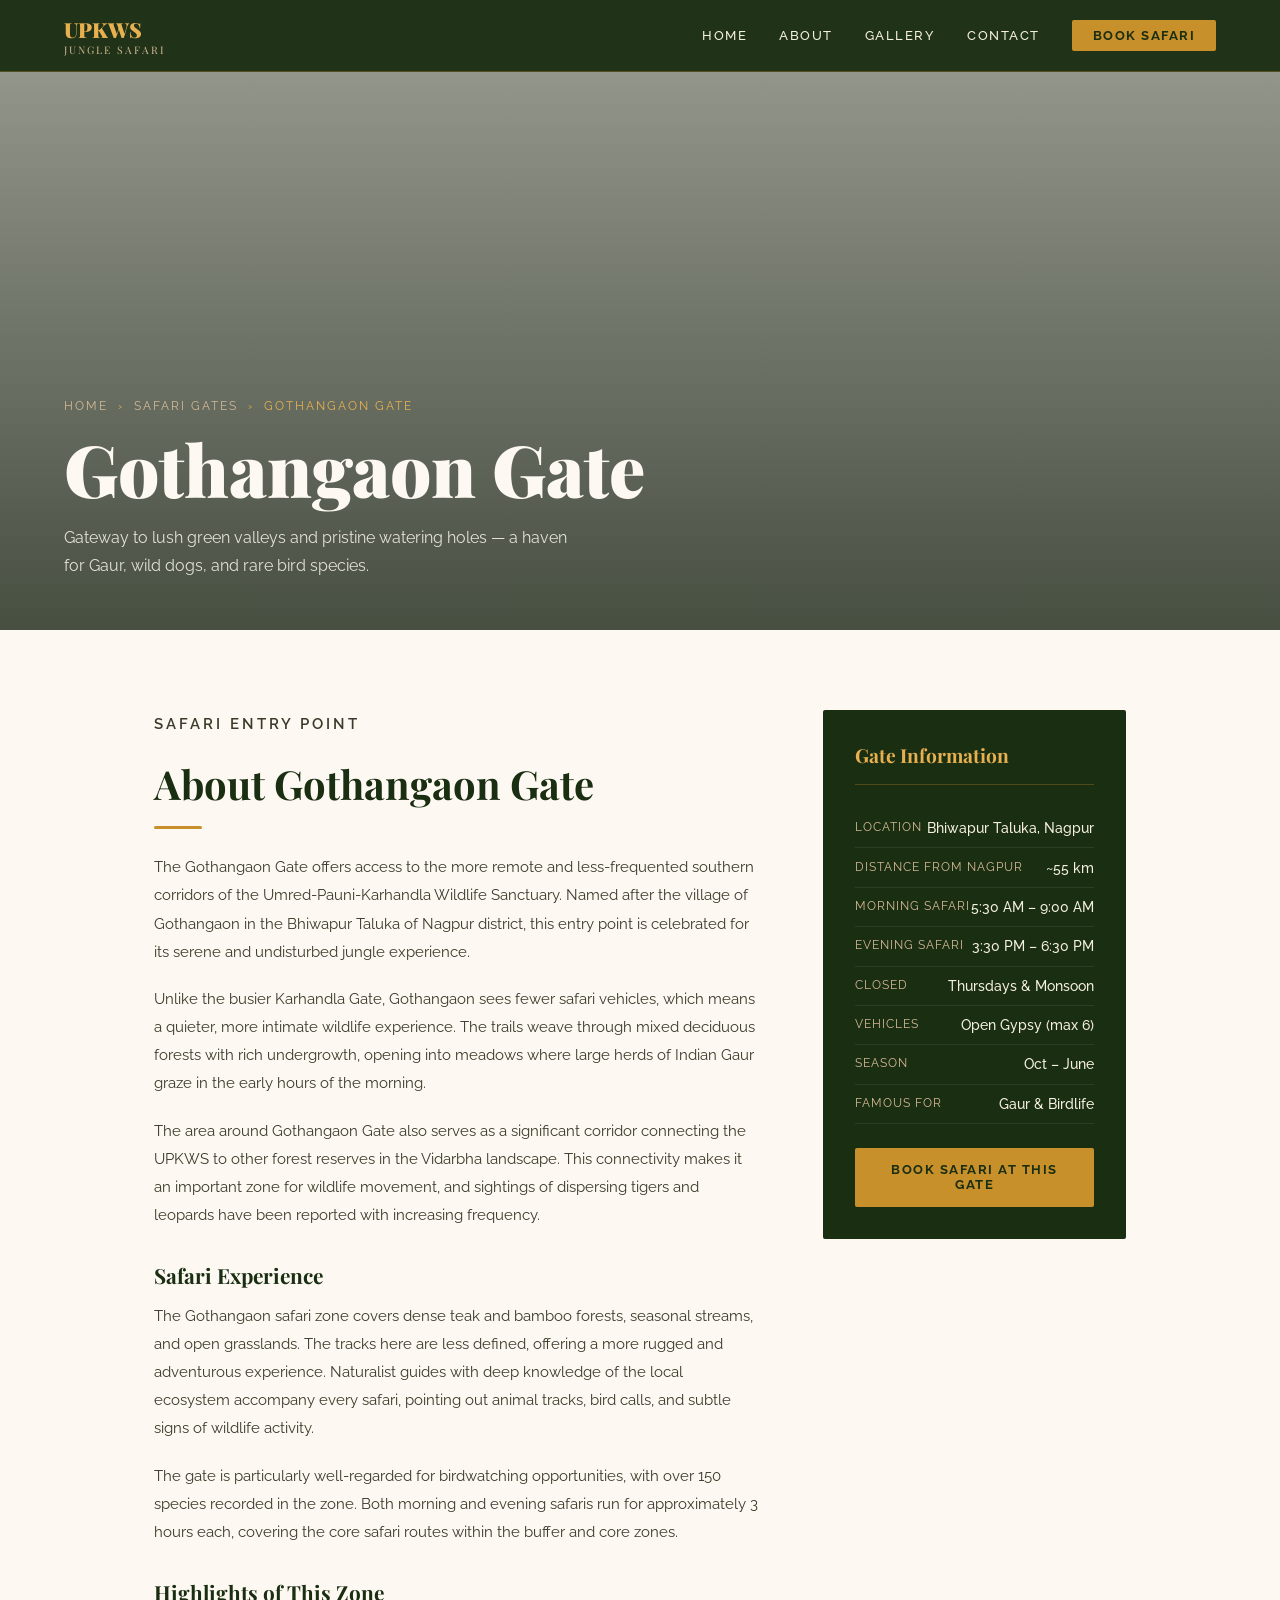
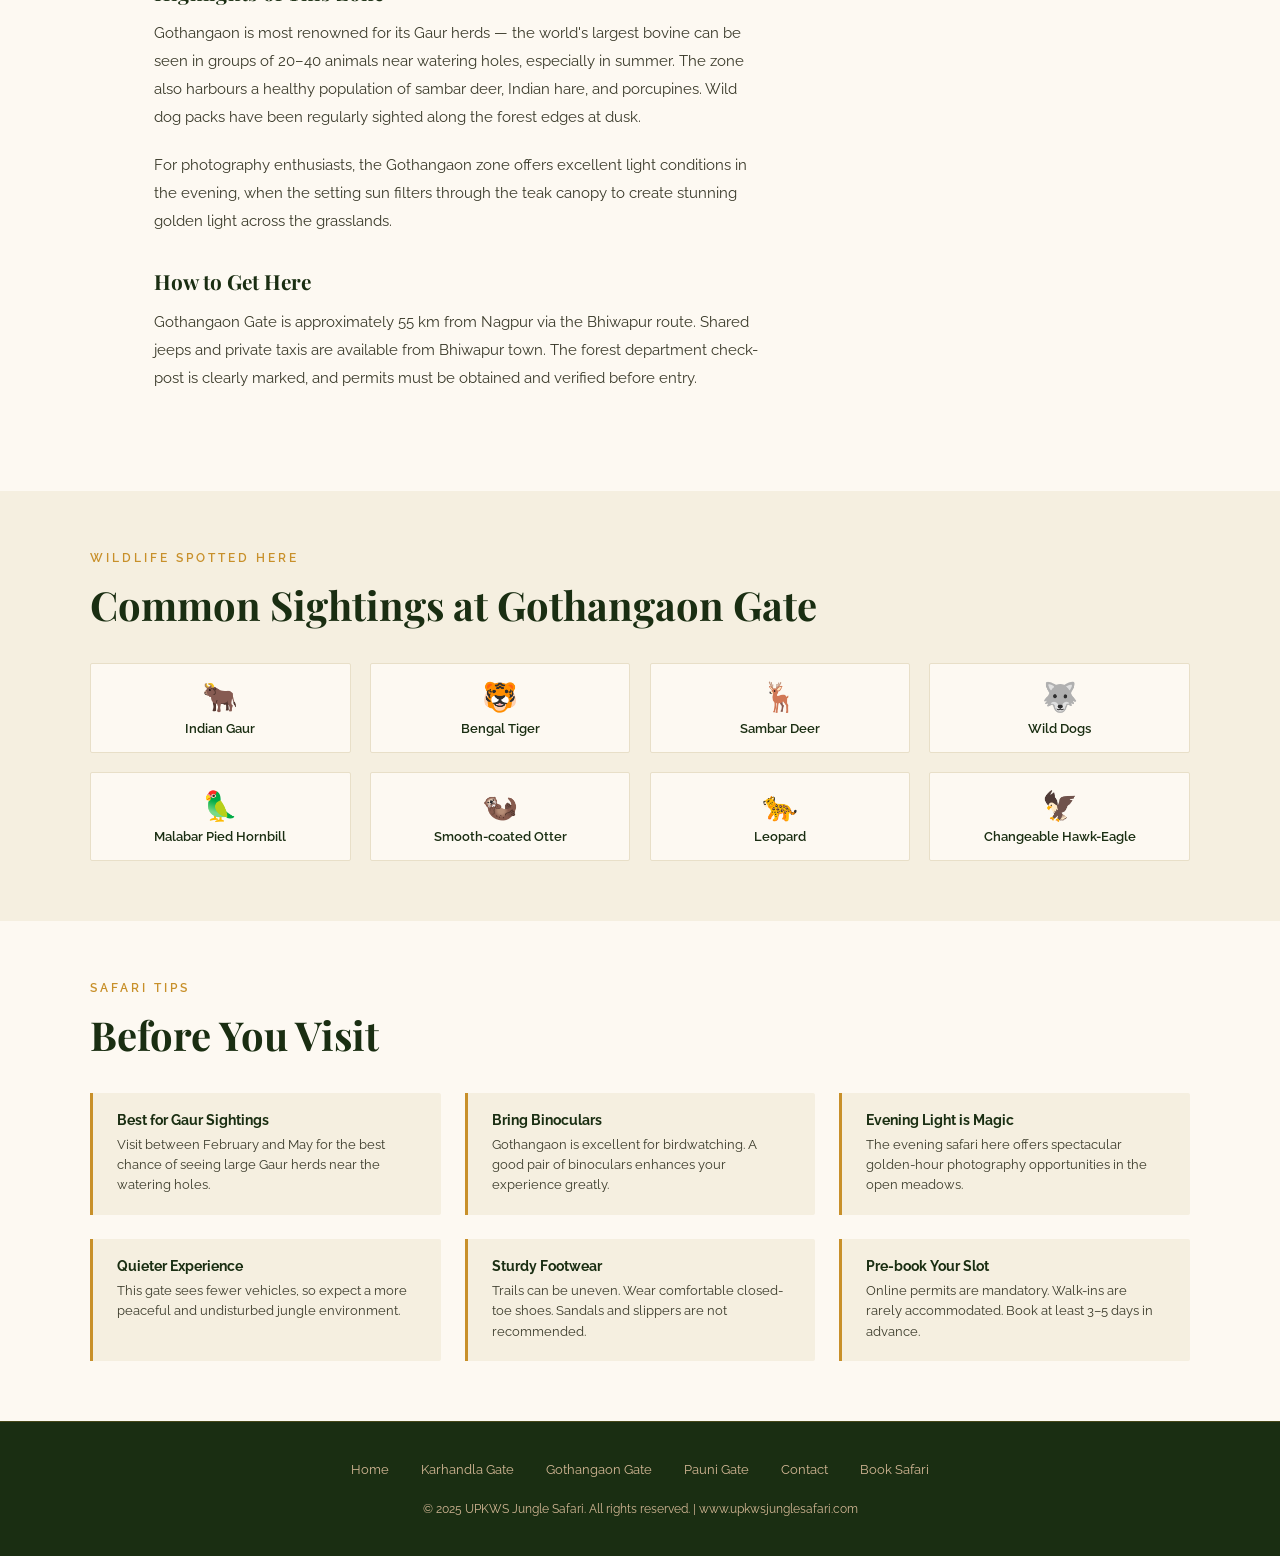
<file: templates/gothangaon-gate.html>
<!DOCTYPE html>
<html lang="en">
<head>
  <meta charset="UTF-8" />
  <meta name="viewport" content="width=device-width, initial-scale=1.0" />
  <title>Gothangaon Gate – UPKWS Jungle Safari</title>
  <link rel="preconnect" href="https://fonts.googleapis.com" />
  <link href="https://fonts.googleapis.com/css2?family=Playfair+Display:ital,wght@0,400;0,700;0,900;1,400&family=Raleway:wght@300;400;500;600&display=swap" rel="stylesheet" />
  <style>
    *, *::before, *::after { box-sizing: border-box; margin: 0; padding: 0; }
    :root {
      --green-deep:#1a2e12; --green-dark:#243d18; --green-mid:#3b5e28; --green-light:#5a8a3a;
      --amber:#c8902a; --amber-light:#e8b050; --cream:#f5efe0; --cream-dark:#e8dfc8;
      --sand:#d4b896; --white:#fdf9f2; --text-dark:#1a1a0e; --text-body:#3a3a2a;
      --font-display:'Playfair Display',Georgia,serif; --font-body:'Raleway',sans-serif;
    }
    html { scroll-behavior: smooth; }
    body { font-family: var(--font-body); background: var(--white); color: var(--text-body); overflow-x: hidden; }
    a { text-decoration: none; color: inherit; }
    ul { list-style: none; }
    nav { position: fixed; top: 0; left: 0; right: 0; z-index: 100; height: 72px; display: flex; align-items: center; justify-content: space-between; padding: 0 5%; background: rgba(26,46,18,0.95); backdrop-filter: blur(12px); border-bottom: 1px solid rgba(200,144,42,0.3); }
    .nav-logo { font-family: var(--font-display); font-size: 1.3rem; font-weight: 900; color: var(--amber-light); }
    .nav-logo span { display: block; font-size: 0.65rem; font-weight: 400; color: var(--sand); letter-spacing: 2px; text-transform: uppercase; }
    .nav-links { display: flex; gap: 2rem; align-items: center; }
    .nav-links a { color: var(--cream); font-size: 0.82rem; letter-spacing: 1.5px; text-transform: uppercase; font-weight: 500; transition: color 0.2s; }
    .nav-links a:hover { color: var(--amber-light); }
    .nav-links .btn-book { background: var(--amber); color: var(--green-deep); padding: 0.5rem 1.3rem; border-radius: 2px; font-weight: 700; }
    .gate-hero { position: relative; height: 70vh; min-height: 480px; display: flex; align-items: flex-end; padding: 5% 5% 4%; overflow: hidden; }
    .gate-hero-bg { position: absolute; inset: 0; background: linear-gradient(to bottom, rgba(10,22,6,0.4) 0%, rgba(10,22,6,0.75) 100%), url('https://images.unsplash.com/photo-1547970049-b7b443b02af3?w=1600&q=80') center/cover no-repeat; }
    .gate-hero-content { position: relative; color: var(--white); }
    .gate-breadcrumb { font-size: 0.72rem; letter-spacing: 2px; text-transform: uppercase; color: var(--amber-light); margin-bottom: 1rem; }
    .gate-breadcrumb a { color: var(--sand); }
    .gate-hero-title { font-family: var(--font-display); font-size: clamp(2.5rem,6vw,4.5rem); font-weight: 900; line-height: 1.1; margin-bottom: 1rem; }
    .gate-hero-sub { font-size: 1rem; opacity: 0.85; max-width: 520px; line-height: 1.7; }
    .gate-content { max-width: 1100px; margin: 0 auto; padding: 80px 5%; }
    .gate-grid { display: grid; grid-template-columns: 2fr 1fr; gap: 4rem; align-items: start; }
    .section-label { font-size: 0.72rem; letter-spacing: 3px; text-transform: uppercase; color: var(--amber); font-weight: 600; margin-bottom: 0.8rem; }
    .section-title { font-family: var(--font-display); font-size: clamp(1.8rem,3.5vw,2.5rem); font-weight: 700; color: var(--green-deep); margin-bottom: 1rem; }
    .section-divider { width: 48px; height: 3px; background: var(--amber); margin: 1rem 0 1.5rem; border-radius: 2px; }
    .gate-body p { line-height: 1.85; color: var(--text-body); margin-bottom: 1.2rem; font-size: 0.95rem; }
    .gate-body h3 { font-family: var(--font-display); font-size: 1.3rem; color: var(--green-deep); margin: 2rem 0 0.8rem; }
    .info-card { background: var(--green-deep); border-radius: 2px; padding: 2rem; color: var(--cream); position: sticky; top: 100px; }
    .info-card h3 { font-family: var(--font-display); font-size: 1.2rem; color: var(--amber-light); margin-bottom: 1.5rem; border-bottom: 1px solid rgba(200,144,42,0.3); padding-bottom: 1rem; }
    .info-row { display: flex; justify-content: space-between; align-items: flex-start; padding: 0.7rem 0; border-bottom: 1px solid rgba(255,255,255,0.08); font-size: 0.85rem; }
    .info-row:last-child { border-bottom: none; }
    .info-row span:first-child { color: var(--sand); font-size: 0.72rem; letter-spacing: 1px; text-transform: uppercase; }
    .info-row span:last-child { color: var(--cream); font-weight: 500; text-align: right; }
    .book-btn { display: block; margin-top: 1.5rem; background: var(--amber); color: var(--green-deep); text-align: center; padding: 0.9rem; font-weight: 700; font-size: 0.82rem; letter-spacing: 1.5px; text-transform: uppercase; border-radius: 2px; transition: background 0.2s; }
    .book-btn:hover { background: var(--amber-light); }
    .wildlife-strip { background: var(--cream); padding: 60px 5%; }
    .wildlife-strip-inner { max-width: 1100px; margin: 0 auto; }
    .species-grid { display: grid; grid-template-columns: repeat(4,1fr); gap: 1.2rem; margin-top: 2rem; }
    .species-tag { background: var(--white); border: 1px solid var(--cream-dark); border-radius: 2px; padding: 1rem; text-align: center; font-size: 0.82rem; color: var(--green-deep); font-weight: 600; }
    .species-tag .emoji { font-size: 1.8rem; display: block; margin-bottom: 0.4rem; }
    .tips-grid { display: grid; grid-template-columns: repeat(3,1fr); gap: 1.5rem; margin-top: 2rem; }
    .tip-card { border-left: 3px solid var(--amber); padding: 1.2rem 1.5rem; background: var(--cream); border-radius: 0 2px 2px 0; }
    .tip-card h4 { font-size: 0.85rem; font-weight: 700; color: var(--green-deep); margin-bottom: 0.4rem; }
    .tip-card p { font-size: 0.8rem; color: var(--text-body); line-height: 1.6; }
    footer { background: var(--green-deep); border-top: 1px solid rgba(200,144,42,0.25); padding: 40px 5%; text-align: center; }
    .footer-links { display: flex; gap: 2rem; justify-content: center; flex-wrap: wrap; margin-bottom: 1.5rem; }
    .footer-links a { color: var(--sand); font-size: 0.82rem; transition: color 0.2s; }
    .footer-links a:hover { color: var(--cream); }
    footer p { color: var(--sand); font-size: 0.78rem; }
    @media(max-width:760px) { .gate-grid { grid-template-columns: 1fr; } .info-card { position: static; } .species-grid, .tips-grid { grid-template-columns: 1fr 1fr; } }
  </style>
</head>
<body>

<nav>
  <div class="nav-logo">UPKWS<span>Jungle Safari</span></div>
  <div class="nav-links">
    <a href="index.html">Home</a>
    <a href="index.html#about">About</a>
    <a href="index.html#gallery">Gallery</a>
    <a href="index.html#contact">Contact</a>
    <a href="index.html#book" class="btn-book">Book Safari</a>
  </div>
</nav>

<div class="gate-hero">
  <div class="gate-hero-bg"></div>
  <div class="gate-hero-content">
    <p class="gate-breadcrumb"><a href="index.html">Home</a> &nbsp;›&nbsp; <a href="index.html#gates">Safari Gates</a> &nbsp;›&nbsp; Gothangaon Gate</p>
    <h1 class="gate-hero-title">Gothangaon Gate</h1>
    <p class="gate-hero-sub">Gateway to lush green valleys and pristine watering holes — a haven for Gaur, wild dogs, and rare bird species.</p>
  </div>
</div>

<div class="gate-content">
  <div class="gate-grid">
    <div class="gate-body">
      <p class="section-label">Safari Entry Point</p>
      <h2 class="section-title">About Gothangaon Gate</h2>
      <div class="section-divider"></div>
      <p>The Gothangaon Gate offers access to the more remote and less-frequented southern corridors of the Umred-Pauni-Karhandla Wildlife Sanctuary. Named after the village of Gothangaon in the Bhiwapur Taluka of Nagpur district, this entry point is celebrated for its serene and undisturbed jungle experience.</p>
      <p>Unlike the busier Karhandla Gate, Gothangaon sees fewer safari vehicles, which means a quieter, more intimate wildlife experience. The trails weave through mixed deciduous forests with rich undergrowth, opening into meadows where large herds of Indian Gaur graze in the early hours of the morning.</p>
      <p>The area around Gothangaon Gate also serves as a significant corridor connecting the UPKWS to other forest reserves in the Vidarbha landscape. This connectivity makes it an important zone for wildlife movement, and sightings of dispersing tigers and leopards have been reported with increasing frequency.</p>

      <h3>Safari Experience</h3>
      <p>The Gothangaon safari zone covers dense teak and bamboo forests, seasonal streams, and open grasslands. The tracks here are less defined, offering a more rugged and adventurous experience. Naturalist guides with deep knowledge of the local ecosystem accompany every safari, pointing out animal tracks, bird calls, and subtle signs of wildlife activity.</p>
      <p>The gate is particularly well-regarded for birdwatching opportunities, with over 150 species recorded in the zone. Both morning and evening safaris run for approximately 3 hours each, covering the core safari routes within the buffer and core zones.</p>

      <h3>Highlights of This Zone</h3>
      <p>Gothangaon is most renowned for its Gaur herds — the world's largest bovine can be seen in groups of 20–40 animals near watering holes, especially in summer. The zone also harbours a healthy population of sambar deer, Indian hare, and porcupines. Wild dog packs have been regularly sighted along the forest edges at dusk.</p>
      <p>For photography enthusiasts, the Gothangaon zone offers excellent light conditions in the evening, when the setting sun filters through the teak canopy to create stunning golden light across the grasslands.</p>

      <h3>How to Get Here</h3>
      <p>Gothangaon Gate is approximately 55 km from Nagpur via the Bhiwapur route. Shared jeeps and private taxis are available from Bhiwapur town. The forest department check-post is clearly marked, and permits must be obtained and verified before entry.</p>
    </div>

    <div>
      <div class="info-card">
        <h3>Gate Information</h3>
        <div class="info-row"><span>Location</span><span>Bhiwapur Taluka, Nagpur</span></div>
        <div class="info-row"><span>Distance from Nagpur</span><span>~55 km</span></div>
        <div class="info-row"><span>Morning Safari</span><span>5:30 AM – 9:00 AM</span></div>
        <div class="info-row"><span>Evening Safari</span><span>3:30 PM – 6:30 PM</span></div>
        <div class="info-row"><span>Closed</span><span>Thursdays & Monsoon</span></div>
        <div class="info-row"><span>Vehicles</span><span>Open Gypsy (max 6)</span></div>
        <div class="info-row"><span>Season</span><span>Oct – June</span></div>
        <div class="info-row"><span>Famous For</span><span>Gaur & Birdlife</span></div>
        <a href="index.html#book" class="book-btn">Book Safari at This Gate</a>
      </div>
    </div>
  </div>
</div>

<div class="wildlife-strip">
  <div class="wildlife-strip-inner">
    <p class="section-label">Wildlife Spotted Here</p>
    <h2 class="section-title">Common Sightings at Gothangaon Gate</h2>
    <div class="species-grid">
      <div class="species-tag"><span class="emoji">🐂</span>Indian Gaur</div>
      <div class="species-tag"><span class="emoji">🐯</span>Bengal Tiger</div>
      <div class="species-tag"><span class="emoji">🦌</span>Sambar Deer</div>
      <div class="species-tag"><span class="emoji">🐺</span>Wild Dogs</div>
      <div class="species-tag"><span class="emoji">🦜</span>Malabar Pied Hornbill</div>
      <div class="species-tag"><span class="emoji">🦦</span>Smooth-coated Otter</div>
      <div class="species-tag"><span class="emoji">🐆</span>Leopard</div>
      <div class="species-tag"><span class="emoji">🦅</span>Changeable Hawk-Eagle</div>
    </div>
  </div>
</div>

<div style="padding: 60px 5%; background: var(--white);">
  <div style="max-width:1100px; margin: 0 auto;">
    <p class="section-label">Safari Tips</p>
    <h2 class="section-title">Before You Visit</h2>
    <div class="tips-grid">
      <div class="tip-card"><h4>Best for Gaur Sightings</h4><p>Visit between February and May for the best chance of seeing large Gaur herds near the watering holes.</p></div>
      <div class="tip-card"><h4>Bring Binoculars</h4><p>Gothangaon is excellent for birdwatching. A good pair of binoculars enhances your experience greatly.</p></div>
      <div class="tip-card"><h4>Evening Light is Magic</h4><p>The evening safari here offers spectacular golden-hour photography opportunities in the open meadows.</p></div>
      <div class="tip-card"><h4>Quieter Experience</h4><p>This gate sees fewer vehicles, so expect a more peaceful and undisturbed jungle environment.</p></div>
      <div class="tip-card"><h4>Sturdy Footwear</h4><p>Trails can be uneven. Wear comfortable closed-toe shoes. Sandals and slippers are not recommended.</p></div>
      <div class="tip-card"><h4>Pre-book Your Slot</h4><p>Online permits are mandatory. Walk-ins are rarely accommodated. Book at least 3–5 days in advance.</p></div>
    </div>
  </div>
</div>

<footer>
  <div class="footer-links">
    <a href="index.html">Home</a>
    <a href="karhandla-gate.html">Karhandla Gate</a>
    <a href="gothangaon-gate.html">Gothangaon Gate</a>
    <a href="pauni-gate.html">Pauni Gate</a>
    <a href="index.html#contact">Contact</a>
    <a href="index.html#book">Book Safari</a>
  </div>
  <p>© 2025 UPKWS Jungle Safari. All rights reserved. | www.upkwsjunglesafari.com</p>
</footer>
</body>
</html>
</file>
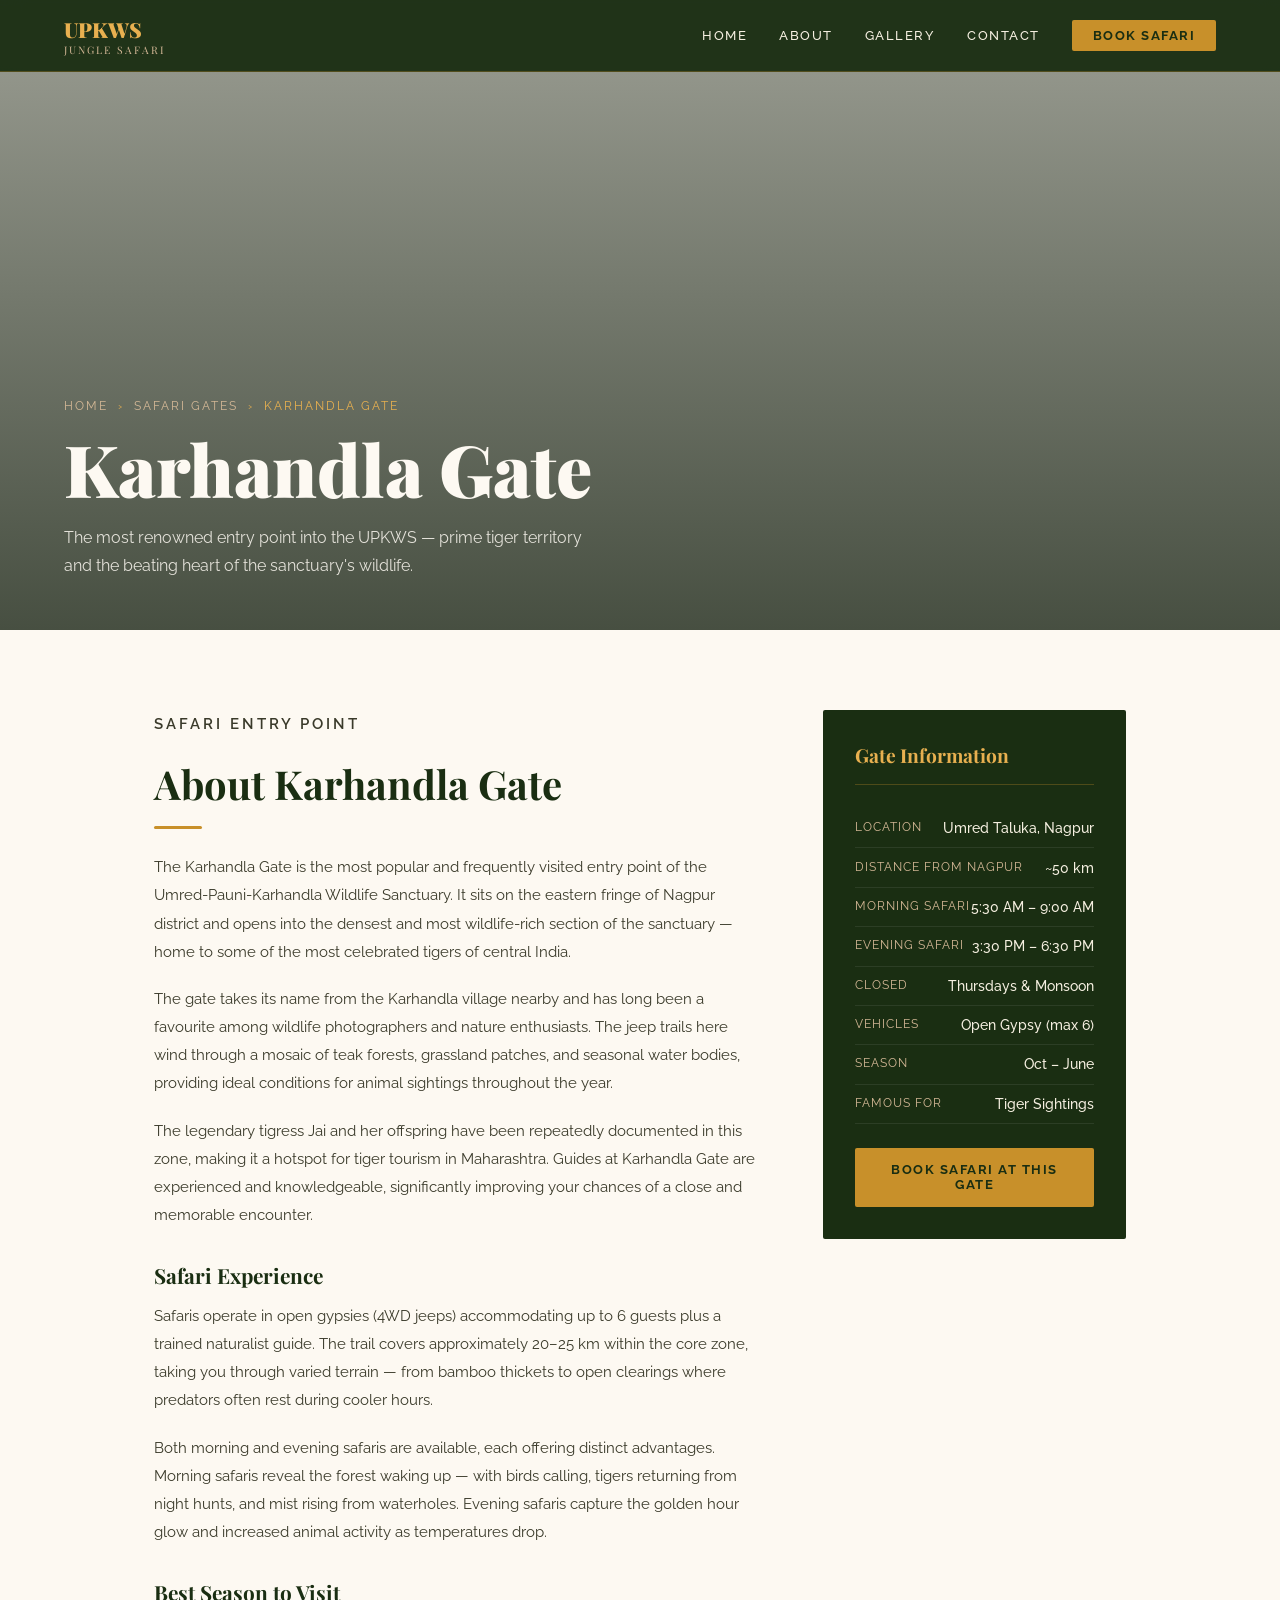
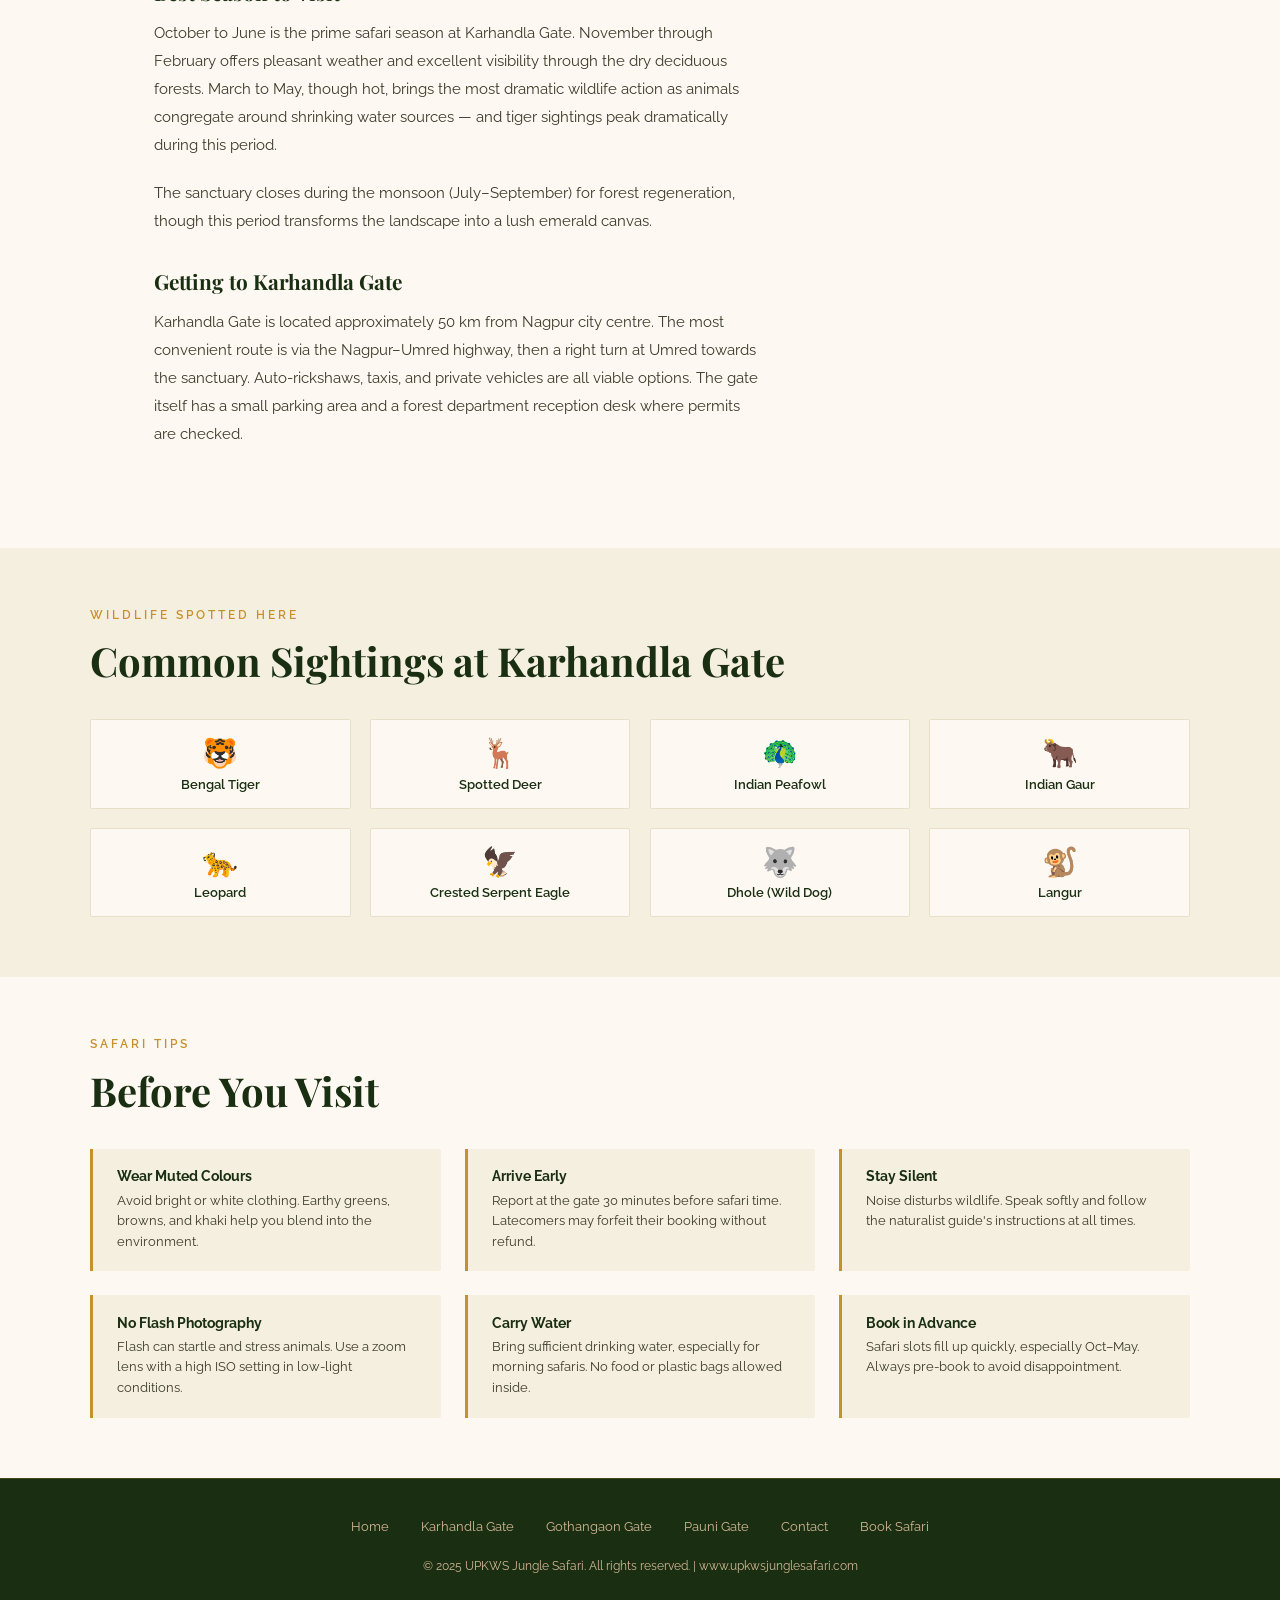
<file: templates/karhandla-gate.html>
<!DOCTYPE html>
<html lang="en">
<head>
  <meta charset="UTF-8" />
  <meta name="viewport" content="width=device-width, initial-scale=1.0" />
  <title>Karhandla Gate – UPKWS Jungle Safari</title>
  <link rel="preconnect" href="https://fonts.googleapis.com" />
  <link href="https://fonts.googleapis.com/css2?family=Playfair+Display:ital,wght@0,400;0,700;0,900;1,400&family=Raleway:wght@300;400;500;600&display=swap" rel="stylesheet" />
  <style>
    *, *::before, *::after { box-sizing: border-box; margin: 0; padding: 0; }
    :root {
      --green-deep:#1a2e12; --green-dark:#243d18; --green-mid:#3b5e28; --green-light:#5a8a3a;
      --amber:#c8902a; --amber-light:#e8b050; --cream:#f5efe0; --cream-dark:#e8dfc8;
      --sand:#d4b896; --white:#fdf9f2; --text-dark:#1a1a0e; --text-body:#3a3a2a;
      --font-display:'Playfair Display',Georgia,serif; --font-body:'Raleway',sans-serif;
    }
    html { scroll-behavior: smooth; }
    body { font-family: var(--font-body); background: var(--white); color: var(--text-body); overflow-x: hidden; }
    a { text-decoration: none; color: inherit; }
    ul { list-style: none; }

    /* NAV */
    nav { position: fixed; top: 0; left: 0; right: 0; z-index: 100; height: 72px; display: flex; align-items: center; justify-content: space-between; padding: 0 5%; background: rgba(26,46,18,0.95); backdrop-filter: blur(12px); border-bottom: 1px solid rgba(200,144,42,0.3); }
    .nav-logo { font-family: var(--font-display); font-size: 1.3rem; font-weight: 900; color: var(--amber-light); }
    .nav-logo span { display: block; font-size: 0.65rem; font-weight: 400; color: var(--sand); letter-spacing: 2px; text-transform: uppercase; }
    .nav-links { display: flex; gap: 2rem; align-items: center; }
    .nav-links a { color: var(--cream); font-size: 0.82rem; letter-spacing: 1.5px; text-transform: uppercase; font-weight: 500; transition: color 0.2s; }
    .nav-links a:hover { color: var(--amber-light); }
    .nav-links .btn-book { background: var(--amber); color: var(--green-deep); padding: 0.5rem 1.3rem; border-radius: 2px; font-weight: 700; }

    /* HERO */
    .gate-hero { position: relative; height: 70vh; min-height: 480px; display: flex; align-items: flex-end; padding: 5% 5% 4%; overflow: hidden; }
    .gate-hero-bg { position: absolute; inset: 0; background: linear-gradient(to bottom, rgba(10,22,6,0.4) 0%, rgba(10,22,6,0.75) 100%), url('https://images.unsplash.com/photo-1598885159340-64c2c15d4bb4?w=1600&q=80') center/cover no-repeat; }
    .gate-hero-content { position: relative; color: var(--white); }
    .gate-breadcrumb { font-size: 0.72rem; letter-spacing: 2px; text-transform: uppercase; color: var(--amber-light); margin-bottom: 1rem; }
    .gate-breadcrumb a { color: var(--sand); }
    .gate-breadcrumb a:hover { color: var(--cream); }
    .gate-hero-title { font-family: var(--font-display); font-size: clamp(2.5rem,6vw,4.5rem); font-weight: 900; line-height: 1.1; margin-bottom: 1rem; }
    .gate-hero-sub { font-size: 1rem; opacity: 0.85; max-width: 520px; line-height: 1.7; }

    /* CONTENT */
    .gate-content { max-width: 1100px; margin: 0 auto; padding: 80px 5%; }
    .gate-grid { display: grid; grid-template-columns: 2fr 1fr; gap: 4rem; align-items: start; }
    .section-label { font-size: 0.72rem; letter-spacing: 3px; text-transform: uppercase; color: var(--amber); font-weight: 600; margin-bottom: 0.8rem; }
    .section-title { font-family: var(--font-display); font-size: clamp(1.8rem,3.5vw,2.5rem); font-weight: 700; color: var(--green-deep); margin-bottom: 1rem; }
    .section-divider { width: 48px; height: 3px; background: var(--amber); margin: 1rem 0 1.5rem; border-radius: 2px; }
    .gate-body p { line-height: 1.85; color: var(--text-body); margin-bottom: 1.2rem; font-size: 0.95rem; }
    .gate-body h3 { font-family: var(--font-display); font-size: 1.3rem; color: var(--green-deep); margin: 2rem 0 0.8rem; }

    /* INFO CARD */
    .info-card { background: var(--green-deep); border-radius: 2px; padding: 2rem; color: var(--cream); position: sticky; top: 100px; }
    .info-card h3 { font-family: var(--font-display); font-size: 1.2rem; color: var(--amber-light); margin-bottom: 1.5rem; border-bottom: 1px solid rgba(200,144,42,0.3); padding-bottom: 1rem; }
    .info-row { display: flex; justify-content: space-between; align-items: flex-start; padding: 0.7rem 0; border-bottom: 1px solid rgba(255,255,255,0.08); font-size: 0.85rem; }
    .info-row:last-child { border-bottom: none; }
    .info-row span:first-child { color: var(--sand); font-size: 0.72rem; letter-spacing: 1px; text-transform: uppercase; }
    .info-row span:last-child { color: var(--cream); font-weight: 500; text-align: right; }
    .book-btn { display: block; margin-top: 1.5rem; background: var(--amber); color: var(--green-deep); text-align: center; padding: 0.9rem; font-weight: 700; font-size: 0.82rem; letter-spacing: 1.5px; text-transform: uppercase; border-radius: 2px; transition: background 0.2s; }
    .book-btn:hover { background: var(--amber-light); }

    /* WILDLIFE STRIP */
    .wildlife-strip { background: var(--cream); padding: 60px 5%; }
    .wildlife-strip-inner { max-width: 1100px; margin: 0 auto; }
    .species-grid { display: grid; grid-template-columns: repeat(4,1fr); gap: 1.2rem; margin-top: 2rem; }
    .species-tag { background: var(--white); border: 1px solid var(--cream-dark); border-radius: 2px; padding: 1rem; text-align: center; font-size: 0.82rem; color: var(--green-deep); font-weight: 600; }
    .species-tag .emoji { font-size: 1.8rem; display: block; margin-bottom: 0.4rem; }

    /* TIPS */
    .tips-section { padding: 60px 5%; background: var(--white); max-width: 1100px; margin: 0 auto; }
    .tips-grid { display: grid; grid-template-columns: repeat(3,1fr); gap: 1.5rem; margin-top: 2rem; }
    .tip-card { border-left: 3px solid var(--amber); padding: 1.2rem 1.5rem; background: var(--cream); border-radius: 0 2px 2px 0; }
    .tip-card h4 { font-size: 0.85rem; font-weight: 700; color: var(--green-deep); margin-bottom: 0.4rem; }
    .tip-card p { font-size: 0.8rem; color: var(--text-body); line-height: 1.6; }

    /* FOOTER */
    footer { background: var(--green-deep); border-top: 1px solid rgba(200,144,42,0.25); padding: 40px 5%; text-align: center; }
    .footer-links { display: flex; gap: 2rem; justify-content: center; flex-wrap: wrap; margin-bottom: 1.5rem; }
    .footer-links a { color: var(--sand); font-size: 0.82rem; transition: color 0.2s; }
    .footer-links a:hover { color: var(--cream); }
    footer p { color: var(--sand); font-size: 0.78rem; }

    @media(max-width:760px) {
      .gate-grid { grid-template-columns: 1fr; }
      .info-card { position: static; }
      .species-grid, .tips-grid { grid-template-columns: 1fr 1fr; }
    }
  </style>
</head>
<body>

<nav>
  <div class="nav-logo">UPKWS<span>Jungle Safari</span></div>
  <div class="nav-links">
    <a href="index.html">Home</a>
    <a href="index.html#about">About</a>
    <a href="index.html#gallery">Gallery</a>
    <a href="index.html#contact">Contact</a>
    <a href="index.html#book" class="btn-book">Book Safari</a>
  </div>
</nav>

<div class="gate-hero">
  <div class="gate-hero-bg"></div>
  <div class="gate-hero-content">
    <p class="gate-breadcrumb"><a href="index.html">Home</a> &nbsp;›&nbsp; <a href="index.html#gates">Safari Gates</a> &nbsp;›&nbsp; Karhandla Gate</p>
    <h1 class="gate-hero-title">Karhandla Gate</h1>
    <p class="gate-hero-sub">The most renowned entry point into the UPKWS — prime tiger territory and the beating heart of the sanctuary's wildlife.</p>
  </div>
</div>

<div class="gate-content">
  <div class="gate-grid">
    <div class="gate-body">
      <p class="section-label">Safari Entry Point</p>
      <h2 class="section-title">About Karhandla Gate</h2>
      <div class="section-divider"></div>
      <p>The Karhandla Gate is the most popular and frequently visited entry point of the Umred-Pauni-Karhandla Wildlife Sanctuary. It sits on the eastern fringe of Nagpur district and opens into the densest and most wildlife-rich section of the sanctuary — home to some of the most celebrated tigers of central India.</p>
      <p>The gate takes its name from the Karhandla village nearby and has long been a favourite among wildlife photographers and nature enthusiasts. The jeep trails here wind through a mosaic of teak forests, grassland patches, and seasonal water bodies, providing ideal conditions for animal sightings throughout the year.</p>
      <p>The legendary tigress Jai and her offspring have been repeatedly documented in this zone, making it a hotspot for tiger tourism in Maharashtra. Guides at Karhandla Gate are experienced and knowledgeable, significantly improving your chances of a close and memorable encounter.</p>

      <h3>Safari Experience</h3>
      <p>Safaris operate in open gypsies (4WD jeeps) accommodating up to 6 guests plus a trained naturalist guide. The trail covers approximately 20–25 km within the core zone, taking you through varied terrain — from bamboo thickets to open clearings where predators often rest during cooler hours.</p>
      <p>Both morning and evening safaris are available, each offering distinct advantages. Morning safaris reveal the forest waking up — with birds calling, tigers returning from night hunts, and mist rising from waterholes. Evening safaris capture the golden hour glow and increased animal activity as temperatures drop.</p>

      <h3>Best Season to Visit</h3>
      <p>October to June is the prime safari season at Karhandla Gate. November through February offers pleasant weather and excellent visibility through the dry deciduous forests. March to May, though hot, brings the most dramatic wildlife action as animals congregate around shrinking water sources — and tiger sightings peak dramatically during this period.</p>
      <p>The sanctuary closes during the monsoon (July–September) for forest regeneration, though this period transforms the landscape into a lush emerald canvas.</p>

      <h3>Getting to Karhandla Gate</h3>
      <p>Karhandla Gate is located approximately 50 km from Nagpur city centre. The most convenient route is via the Nagpur–Umred highway, then a right turn at Umred towards the sanctuary. Auto-rickshaws, taxis, and private vehicles are all viable options. The gate itself has a small parking area and a forest department reception desk where permits are checked.</p>
    </div>

    <div>
      <div class="info-card">
        <h3>Gate Information</h3>
        <div class="info-row"><span>Location</span><span>Umred Taluka, Nagpur</span></div>
        <div class="info-row"><span>Distance from Nagpur</span><span>~50 km</span></div>
        <div class="info-row"><span>Morning Safari</span><span>5:30 AM – 9:00 AM</span></div>
        <div class="info-row"><span>Evening Safari</span><span>3:30 PM – 6:30 PM</span></div>
        <div class="info-row"><span>Closed</span><span>Thursdays & Monsoon</span></div>
        <div class="info-row"><span>Vehicles</span><span>Open Gypsy (max 6)</span></div>
        <div class="info-row"><span>Season</span><span>Oct – June</span></div>
        <div class="info-row"><span>Famous For</span><span>Tiger Sightings</span></div>
        <a href="index.html#book" class="book-btn">Book Safari at This Gate</a>
      </div>
    </div>
  </div>
</div>

<div class="wildlife-strip">
  <div class="wildlife-strip-inner">
    <p class="section-label">Wildlife Spotted Here</p>
    <h2 class="section-title">Common Sightings at Karhandla Gate</h2>
    <div class="species-grid">
      <div class="species-tag"><span class="emoji">🐯</span>Bengal Tiger</div>
      <div class="species-tag"><span class="emoji">🦌</span>Spotted Deer</div>
      <div class="species-tag"><span class="emoji">🦚</span>Indian Peafowl</div>
      <div class="species-tag"><span class="emoji">🐂</span>Indian Gaur</div>
      <div class="species-tag"><span class="emoji">🐆</span>Leopard</div>
      <div class="species-tag"><span class="emoji">🦅</span>Crested Serpent Eagle</div>
      <div class="species-tag"><span class="emoji">🐺</span>Dhole (Wild Dog)</div>
      <div class="species-tag"><span class="emoji">🐒</span>Langur</div>
    </div>
  </div>
</div>

<div style="padding: 60px 5%; background: var(--white);">
  <div style="max-width:1100px; margin: 0 auto;">
    <p class="section-label">Safari Tips</p>
    <h2 class="section-title">Before You Visit</h2>
    <div class="tips-grid">
      <div class="tip-card"><h4>Wear Muted Colours</h4><p>Avoid bright or white clothing. Earthy greens, browns, and khaki help you blend into the environment.</p></div>
      <div class="tip-card"><h4>Arrive Early</h4><p>Report at the gate 30 minutes before safari time. Latecomers may forfeit their booking without refund.</p></div>
      <div class="tip-card"><h4>Stay Silent</h4><p>Noise disturbs wildlife. Speak softly and follow the naturalist guide's instructions at all times.</p></div>
      <div class="tip-card"><h4>No Flash Photography</h4><p>Flash can startle and stress animals. Use a zoom lens with a high ISO setting in low-light conditions.</p></div>
      <div class="tip-card"><h4>Carry Water</h4><p>Bring sufficient drinking water, especially for morning safaris. No food or plastic bags allowed inside.</p></div>
      <div class="tip-card"><h4>Book in Advance</h4><p>Safari slots fill up quickly, especially Oct–May. Always pre-book to avoid disappointment.</p></div>
    </div>
  </div>
</div>

<footer>
  <div class="footer-links">
    <a href="index.html">Home</a>
    <a href="karhandla-gate.html">Karhandla Gate</a>
    <a href="gothangaon-gate.html">Gothangaon Gate</a>
    <a href="pauni-gate.html">Pauni Gate</a>
    <a href="index.html#contact">Contact</a>
    <a href="index.html#book">Book Safari</a>
  </div>
  <p>© 2025 UPKWS Jungle Safari. All rights reserved. | www.upkwsjunglesafari.com</p>
</footer>
</body>
</html>
</file>
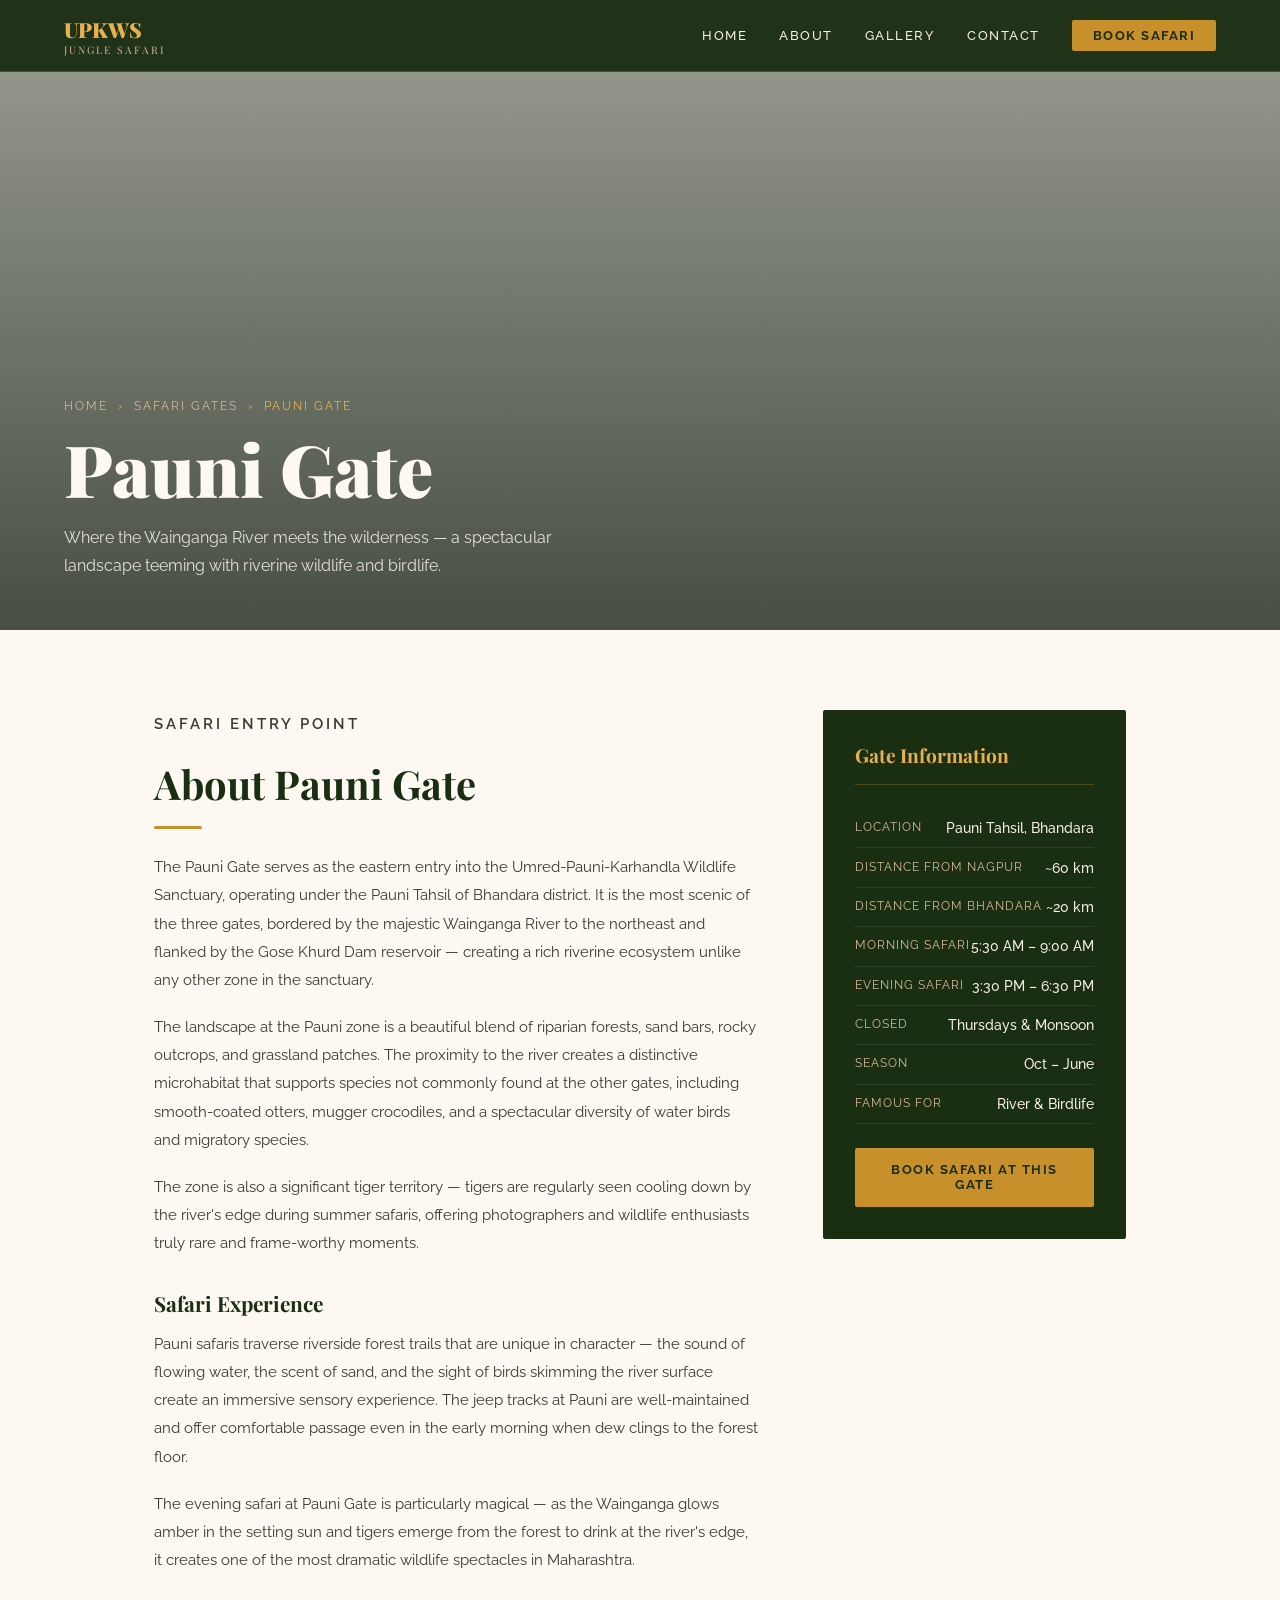
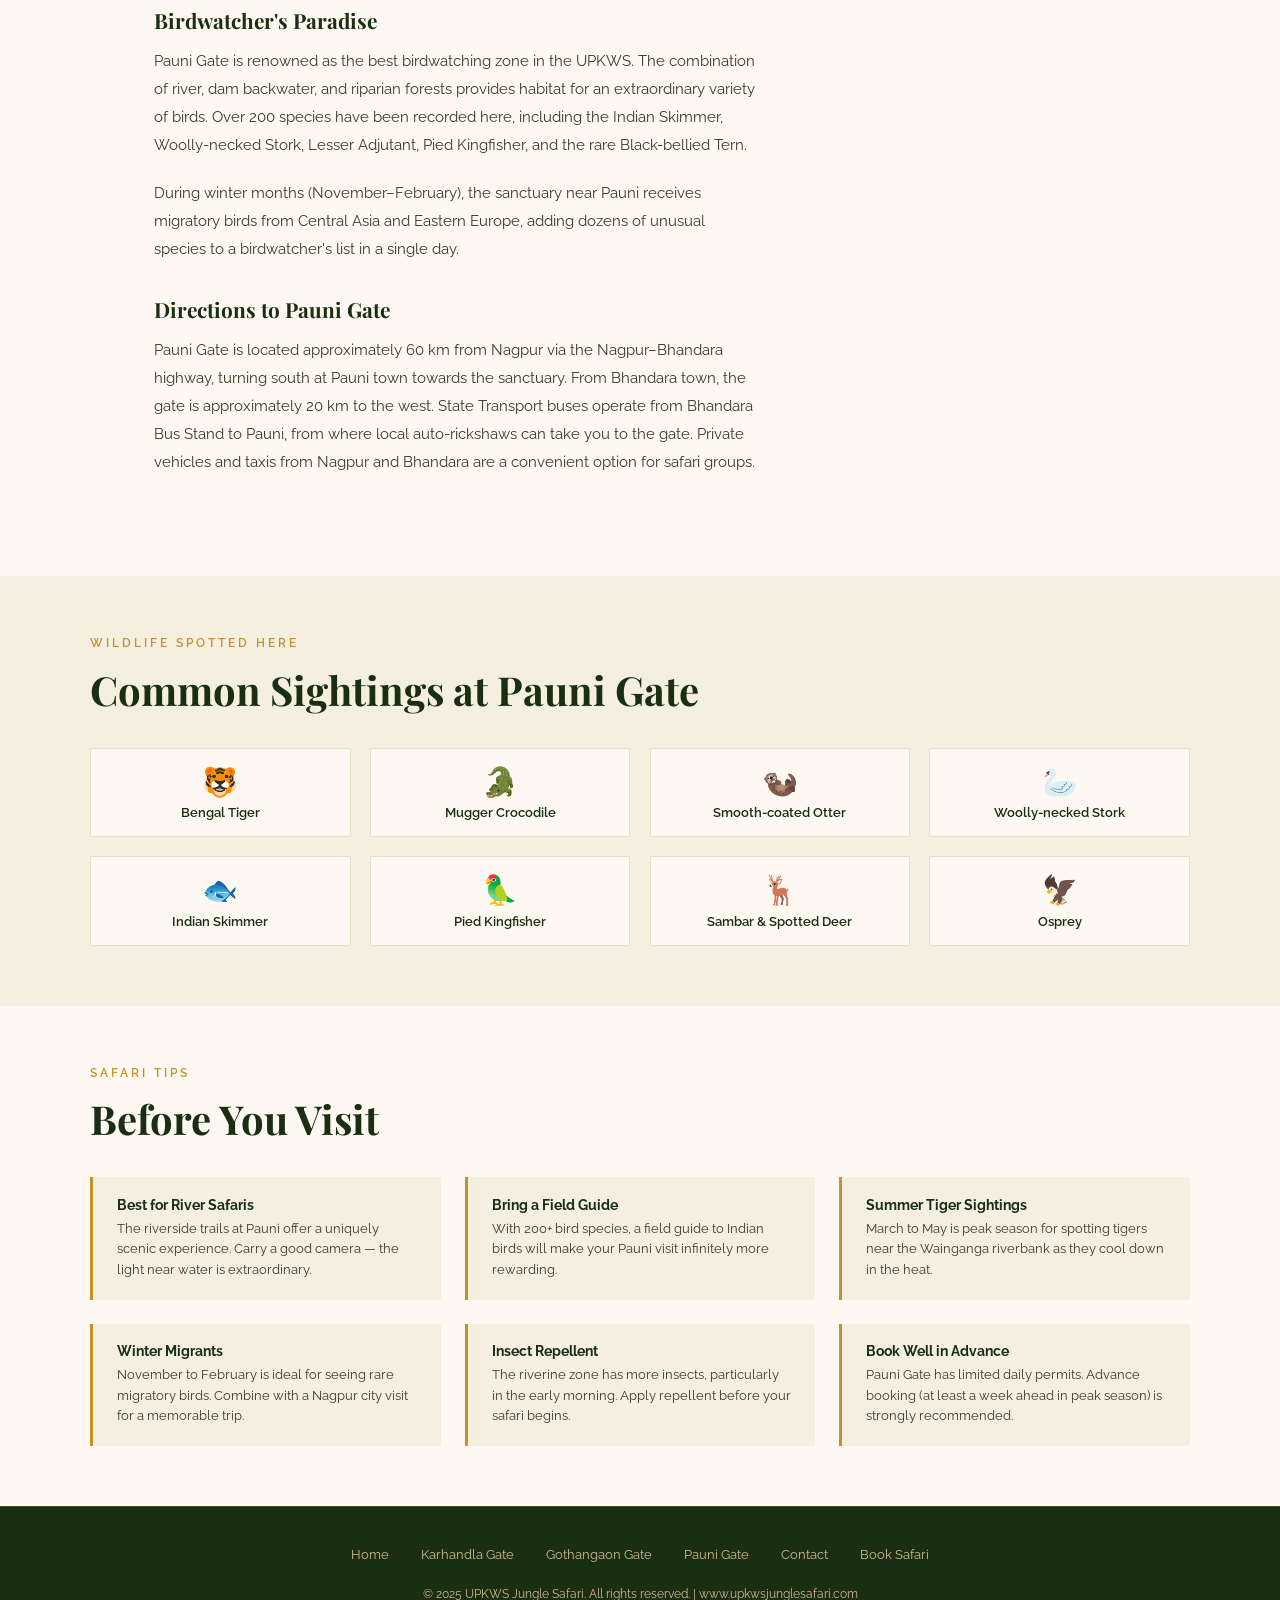
<file: templates/pauni-gate.html>
<!DOCTYPE html>
<html lang="en">
<head>
  <meta charset="UTF-8" />
  <meta name="viewport" content="width=device-width, initial-scale=1.0" />
  <title>Pauni Gate – UPKWS Jungle Safari</title>
  <link rel="preconnect" href="https://fonts.googleapis.com" />
  <link href="https://fonts.googleapis.com/css2?family=Playfair+Display:ital,wght@0,400;0,700;0,900;1,400&family=Raleway:wght@300;400;500;600&display=swap" rel="stylesheet" />
  <style>
    *, *::before, *::after { box-sizing: border-box; margin: 0; padding: 0; }
    :root {
      --green-deep:#1a2e12; --green-dark:#243d18; --green-mid:#3b5e28; --green-light:#5a8a3a;
      --amber:#c8902a; --amber-light:#e8b050; --cream:#f5efe0; --cream-dark:#e8dfc8;
      --sand:#d4b896; --white:#fdf9f2; --text-dark:#1a1a0e; --text-body:#3a3a2a;
      --font-display:'Playfair Display',Georgia,serif; --font-body:'Raleway',sans-serif;
    }
    html { scroll-behavior: smooth; }
    body { font-family: var(--font-body); background: var(--white); color: var(--text-body); overflow-x: hidden; }
    a { text-decoration: none; color: inherit; }
    ul { list-style: none; }
    nav { position: fixed; top: 0; left: 0; right: 0; z-index: 100; height: 72px; display: flex; align-items: center; justify-content: space-between; padding: 0 5%; background: rgba(26,46,18,0.95); backdrop-filter: blur(12px); border-bottom: 1px solid rgba(200,144,42,0.3); }
    .nav-logo { font-family: var(--font-display); font-size: 1.3rem; font-weight: 900; color: var(--amber-light); }
    .nav-logo span { display: block; font-size: 0.65rem; font-weight: 400; color: var(--sand); letter-spacing: 2px; text-transform: uppercase; }
    .nav-links { display: flex; gap: 2rem; align-items: center; }
    .nav-links a { color: var(--cream); font-size: 0.82rem; letter-spacing: 1.5px; text-transform: uppercase; font-weight: 500; transition: color 0.2s; }
    .nav-links a:hover { color: var(--amber-light); }
    .nav-links .btn-book { background: var(--amber); color: var(--green-deep); padding: 0.5rem 1.3rem; border-radius: 2px; font-weight: 700; }
    .gate-hero { position: relative; height: 70vh; min-height: 480px; display: flex; align-items: flex-end; padding: 5% 5% 4%; overflow: hidden; }
    .gate-hero-bg { position: absolute; inset: 0; background: linear-gradient(to bottom, rgba(10,22,6,0.4) 0%, rgba(10,22,6,0.75) 100%), url('https://images.unsplash.com/photo-1504173010664-32509107de48?w=1600&q=80') center/cover no-repeat; }
    .gate-hero-content { position: relative; color: var(--white); }
    .gate-breadcrumb { font-size: 0.72rem; letter-spacing: 2px; text-transform: uppercase; color: var(--amber-light); margin-bottom: 1rem; }
    .gate-breadcrumb a { color: var(--sand); }
    .gate-hero-title { font-family: var(--font-display); font-size: clamp(2.5rem,6vw,4.5rem); font-weight: 900; line-height: 1.1; margin-bottom: 1rem; }
    .gate-hero-sub { font-size: 1rem; opacity: 0.85; max-width: 520px; line-height: 1.7; }
    .gate-content { max-width: 1100px; margin: 0 auto; padding: 80px 5%; }
    .gate-grid { display: grid; grid-template-columns: 2fr 1fr; gap: 4rem; align-items: start; }
    .section-label { font-size: 0.72rem; letter-spacing: 3px; text-transform: uppercase; color: var(--amber); font-weight: 600; margin-bottom: 0.8rem; }
    .section-title { font-family: var(--font-display); font-size: clamp(1.8rem,3.5vw,2.5rem); font-weight: 700; color: var(--green-deep); margin-bottom: 1rem; }
    .section-divider { width: 48px; height: 3px; background: var(--amber); margin: 1rem 0 1.5rem; border-radius: 2px; }
    .gate-body p { line-height: 1.85; color: var(--text-body); margin-bottom: 1.2rem; font-size: 0.95rem; }
    .gate-body h3 { font-family: var(--font-display); font-size: 1.3rem; color: var(--green-deep); margin: 2rem 0 0.8rem; }
    .info-card { background: var(--green-deep); border-radius: 2px; padding: 2rem; color: var(--cream); position: sticky; top: 100px; }
    .info-card h3 { font-family: var(--font-display); font-size: 1.2rem; color: var(--amber-light); margin-bottom: 1.5rem; border-bottom: 1px solid rgba(200,144,42,0.3); padding-bottom: 1rem; }
    .info-row { display: flex; justify-content: space-between; align-items: flex-start; padding: 0.7rem 0; border-bottom: 1px solid rgba(255,255,255,0.08); font-size: 0.85rem; }
    .info-row:last-child { border-bottom: none; }
    .info-row span:first-child { color: var(--sand); font-size: 0.72rem; letter-spacing: 1px; text-transform: uppercase; }
    .info-row span:last-child { color: var(--cream); font-weight: 500; text-align: right; }
    .book-btn { display: block; margin-top: 1.5rem; background: var(--amber); color: var(--green-deep); text-align: center; padding: 0.9rem; font-weight: 700; font-size: 0.82rem; letter-spacing: 1.5px; text-transform: uppercase; border-radius: 2px; transition: background 0.2s; }
    .book-btn:hover { background: var(--amber-light); }
    .wildlife-strip { background: var(--cream); padding: 60px 5%; }
    .wildlife-strip-inner { max-width: 1100px; margin: 0 auto; }
    .species-grid { display: grid; grid-template-columns: repeat(4,1fr); gap: 1.2rem; margin-top: 2rem; }
    .species-tag { background: var(--white); border: 1px solid var(--cream-dark); border-radius: 2px; padding: 1rem; text-align: center; font-size: 0.82rem; color: var(--green-deep); font-weight: 600; }
    .species-tag .emoji { font-size: 1.8rem; display: block; margin-bottom: 0.4rem; }
    .tips-grid { display: grid; grid-template-columns: repeat(3,1fr); gap: 1.5rem; margin-top: 2rem; }
    .tip-card { border-left: 3px solid var(--amber); padding: 1.2rem 1.5rem; background: var(--cream); border-radius: 0 2px 2px 0; }
    .tip-card h4 { font-size: 0.85rem; font-weight: 700; color: var(--green-deep); margin-bottom: 0.4rem; }
    .tip-card p { font-size: 0.8rem; color: var(--text-body); line-height: 1.6; }
    footer { background: var(--green-deep); border-top: 1px solid rgba(200,144,42,0.25); padding: 40px 5%; text-align: center; }
    .footer-links { display: flex; gap: 2rem; justify-content: center; flex-wrap: wrap; margin-bottom: 1.5rem; }
    .footer-links a { color: var(--sand); font-size: 0.82rem; transition: color 0.2s; }
    .footer-links a:hover { color: var(--cream); }
    footer p { color: var(--sand); font-size: 0.78rem; }
    @media(max-width:760px) { .gate-grid { grid-template-columns: 1fr; } .info-card { position: static; } .species-grid, .tips-grid { grid-template-columns: 1fr 1fr; } }
  </style>
</head>
<body>

<nav>
  <div class="nav-logo">UPKWS<span>Jungle Safari</span></div>
  <div class="nav-links">
    <a href="index.html">Home</a>
    <a href="index.html#about">About</a>
    <a href="index.html#gallery">Gallery</a>
    <a href="index.html#contact">Contact</a>
    <a href="index.html#book" class="btn-book">Book Safari</a>
  </div>
</nav>

<div class="gate-hero">
  <div class="gate-hero-bg"></div>
  <div class="gate-hero-content">
    <p class="gate-breadcrumb"><a href="index.html">Home</a> &nbsp;›&nbsp; <a href="index.html#gates">Safari Gates</a> &nbsp;›&nbsp; Pauni Gate</p>
    <h1 class="gate-hero-title">Pauni Gate</h1>
    <p class="gate-hero-sub">Where the Wainganga River meets the wilderness — a spectacular landscape teeming with riverine wildlife and birdlife.</p>
  </div>
</div>

<div class="gate-content">
  <div class="gate-grid">
    <div class="gate-body">
      <p class="section-label">Safari Entry Point</p>
      <h2 class="section-title">About Pauni Gate</h2>
      <div class="section-divider"></div>
      <p>The Pauni Gate serves as the eastern entry into the Umred-Pauni-Karhandla Wildlife Sanctuary, operating under the Pauni Tahsil of Bhandara district. It is the most scenic of the three gates, bordered by the majestic Wainganga River to the northeast and flanked by the Gose Khurd Dam reservoir — creating a rich riverine ecosystem unlike any other zone in the sanctuary.</p>
      <p>The landscape at the Pauni zone is a beautiful blend of riparian forests, sand bars, rocky outcrops, and grassland patches. The proximity to the river creates a distinctive microhabitat that supports species not commonly found at the other gates, including smooth-coated otters, mugger crocodiles, and a spectacular diversity of water birds and migratory species.</p>
      <p>The zone is also a significant tiger territory — tigers are regularly seen cooling down by the river's edge during summer safaris, offering photographers and wildlife enthusiasts truly rare and frame-worthy moments.</p>

      <h3>Safari Experience</h3>
      <p>Pauni safaris traverse riverside forest trails that are unique in character — the sound of flowing water, the scent of sand, and the sight of birds skimming the river surface create an immersive sensory experience. The jeep tracks at Pauni are well-maintained and offer comfortable passage even in the early morning when dew clings to the forest floor.</p>
      <p>The evening safari at Pauni Gate is particularly magical — as the Wainganga glows amber in the setting sun and tigers emerge from the forest to drink at the river's edge, it creates one of the most dramatic wildlife spectacles in Maharashtra.</p>

      <h3>Birdwatcher's Paradise</h3>
      <p>Pauni Gate is renowned as the best birdwatching zone in the UPKWS. The combination of river, dam backwater, and riparian forests provides habitat for an extraordinary variety of birds. Over 200 species have been recorded here, including the Indian Skimmer, Woolly-necked Stork, Lesser Adjutant, Pied Kingfisher, and the rare Black-bellied Tern.</p>
      <p>During winter months (November–February), the sanctuary near Pauni receives migratory birds from Central Asia and Eastern Europe, adding dozens of unusual species to a birdwatcher's list in a single day.</p>

      <h3>Directions to Pauni Gate</h3>
      <p>Pauni Gate is located approximately 60 km from Nagpur via the Nagpur–Bhandara highway, turning south at Pauni town towards the sanctuary. From Bhandara town, the gate is approximately 20 km to the west. State Transport buses operate from Bhandara Bus Stand to Pauni, from where local auto-rickshaws can take you to the gate. Private vehicles and taxis from Nagpur and Bhandara are a convenient option for safari groups.</p>
    </div>

    <div>
      <div class="info-card">
        <h3>Gate Information</h3>
        <div class="info-row"><span>Location</span><span>Pauni Tahsil, Bhandara</span></div>
        <div class="info-row"><span>Distance from Nagpur</span><span>~60 km</span></div>
        <div class="info-row"><span>Distance from Bhandara</span><span>~20 km</span></div>
        <div class="info-row"><span>Morning Safari</span><span>5:30 AM – 9:00 AM</span></div>
        <div class="info-row"><span>Evening Safari</span><span>3:30 PM – 6:30 PM</span></div>
        <div class="info-row"><span>Closed</span><span>Thursdays & Monsoon</span></div>
        <div class="info-row"><span>Season</span><span>Oct – June</span></div>
        <div class="info-row"><span>Famous For</span><span>River & Birdlife</span></div>
        <a href="index.html#book" class="book-btn">Book Safari at This Gate</a>
      </div>
    </div>
  </div>
</div>

<div class="wildlife-strip">
  <div class="wildlife-strip-inner">
    <p class="section-label">Wildlife Spotted Here</p>
    <h2 class="section-title">Common Sightings at Pauni Gate</h2>
    <div class="species-grid">
      <div class="species-tag"><span class="emoji">🐯</span>Bengal Tiger</div>
      <div class="species-tag"><span class="emoji">🐊</span>Mugger Crocodile</div>
      <div class="species-tag"><span class="emoji">🦦</span>Smooth-coated Otter</div>
      <div class="species-tag"><span class="emoji">🦢</span>Woolly-necked Stork</div>
      <div class="species-tag"><span class="emoji">🐟</span>Indian Skimmer</div>
      <div class="species-tag"><span class="emoji">🦜</span>Pied Kingfisher</div>
      <div class="species-tag"><span class="emoji">🦌</span>Sambar & Spotted Deer</div>
      <div class="species-tag"><span class="emoji">🦅</span>Osprey</div>
    </div>
  </div>
</div>

<div style="padding: 60px 5%; background: var(--white);">
  <div style="max-width:1100px; margin: 0 auto;">
    <p class="section-label">Safari Tips</p>
    <h2 class="section-title">Before You Visit</h2>
    <div class="tips-grid">
      <div class="tip-card"><h4>Best for River Safaris</h4><p>The riverside trails at Pauni offer a uniquely scenic experience. Carry a good camera — the light near water is extraordinary.</p></div>
      <div class="tip-card"><h4>Bring a Field Guide</h4><p>With 200+ bird species, a field guide to Indian birds will make your Pauni visit infinitely more rewarding.</p></div>
      <div class="tip-card"><h4>Summer Tiger Sightings</h4><p>March to May is peak season for spotting tigers near the Wainganga riverbank as they cool down in the heat.</p></div>
      <div class="tip-card"><h4>Winter Migrants</h4><p>November to February is ideal for seeing rare migratory birds. Combine with a Nagpur city visit for a memorable trip.</p></div>
      <div class="tip-card"><h4>Insect Repellent</h4><p>The riverine zone has more insects, particularly in the early morning. Apply repellent before your safari begins.</p></div>
      <div class="tip-card"><h4>Book Well in Advance</h4><p>Pauni Gate has limited daily permits. Advance booking (at least a week ahead in peak season) is strongly recommended.</p></div>
    </div>
  </div>
</div>

<footer>
  <div class="footer-links">
    <a href="index.html">Home</a>
    <a href="karhandla-gate.html">Karhandla Gate</a>
    <a href="gothangaon-gate.html">Gothangaon Gate</a>
    <a href="pauni-gate.html">Pauni Gate</a>
    <a href="index.html#contact">Contact</a>
    <a href="index.html#book">Book Safari</a>
  </div>
  <p>© 2025 UPKWS Jungle Safari. All rights reserved. | www.upkwsjunglesafari.com</p>
</footer>
</body>
</html>
</file>
